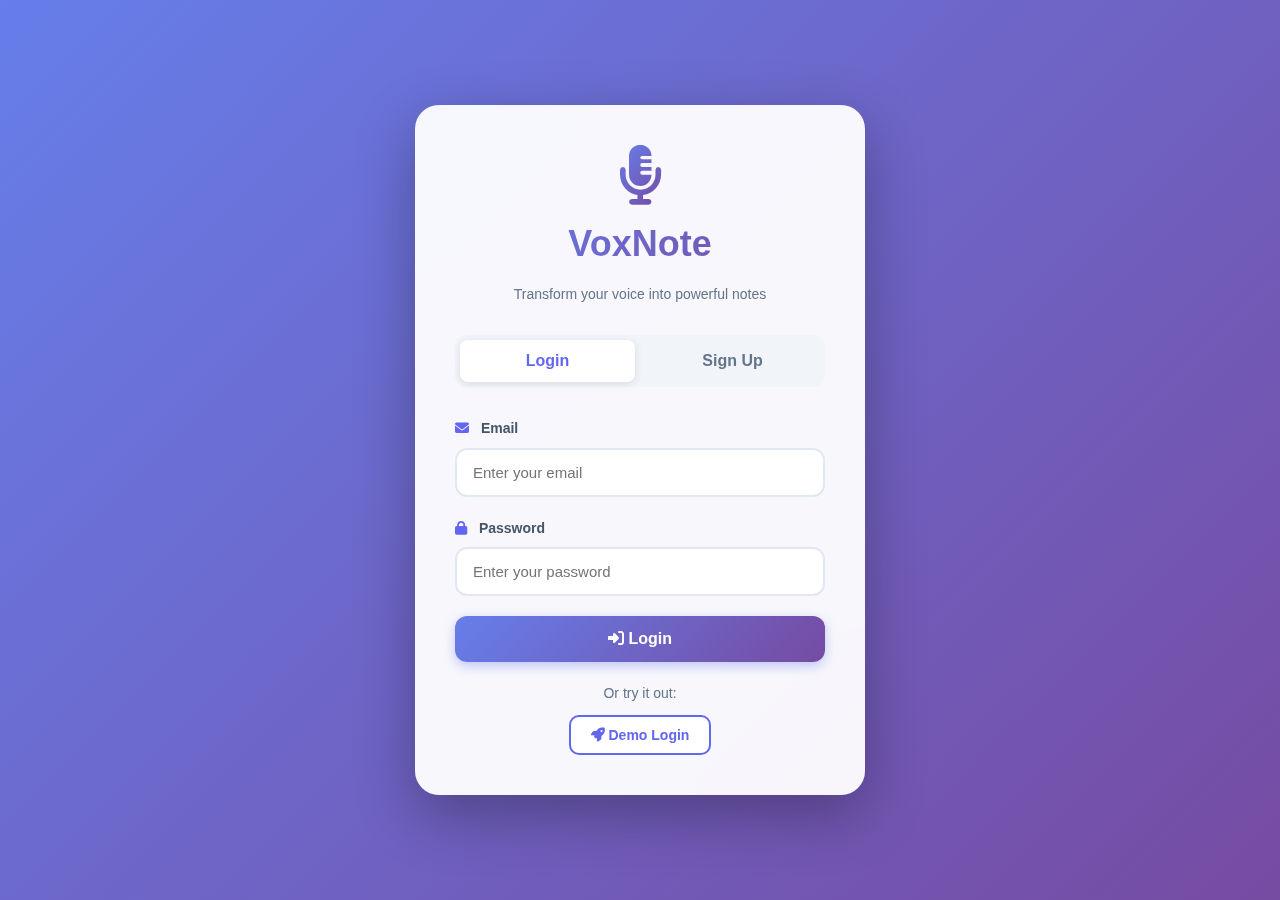
<file: index.html>
<!DOCTYPE html>
<html lang="en">
<head>
    <meta charset="UTF-8">
    <meta name="viewport" content="width=device-width, initial-scale=1.0">
    <title>VoxNote - Voice to Text</title>
    <link rel="stylesheet" href="styles.css">
    <link rel="stylesheet" href="https://cdnjs.cloudflare.com/ajax/libs/font-awesome/6.4.0/css/all.min.css">
</head>
<body>
    <div class="container">
        <div class="login-container">
            <div class="login-header">
                <i class="fas fa-microphone-alt logo-icon"></i>
                <h1>VoxNote</h1>
                <p>Transform your voice into powerful notes</p>
            </div>

            <div class="tab-buttons">
                <button class="tab-btn active" onclick="switchTab('login')">Login</button>
                <button class="tab-btn" onclick="switchTab('signup')">Sign Up</button>
            </div>

            <!-- Login Form -->
            <form id="loginForm" class="auth-form active">
                <div class="form-group">
                    <label for="loginEmail">
                        <i class="fas fa-envelope"></i> Email
                    </label>
                    <input type="email" id="loginEmail" required placeholder="Enter your email">
                </div>
                <div class="form-group">
                    <label for="loginPassword">
                        <i class="fas fa-lock"></i> Password
                    </label>
                    <input type="password" id="loginPassword" required placeholder="Enter your password">
                </div>
                <button type="submit" class="btn-primary">
                    <i class="fas fa-sign-in-alt"></i> Login
                </button>
            </form>

            <!-- Signup Form -->
            <form id="signupForm" class="auth-form">
                <div class="form-group">
                    <label for="signupName">
                        <i class="fas fa-user"></i> Full Name
                    </label>
                    <input type="text" id="signupName" required placeholder="Enter your name">
                </div>
                <div class="form-group">
                    <label for="signupEmail">
                        <i class="fas fa-envelope"></i> Email
                    </label>
                    <input type="email" id="signupEmail" required placeholder="Enter your email">
                </div>
                <div class="form-group">
                    <label for="signupPassword">
                        <i class="fas fa-lock"></i> Password
                    </label>
                    <input type="password" id="signupPassword" required placeholder="Create a password" minlength="6">
                </div>
                <div class="form-group">
                    <label for="signupConfirmPassword">
                        <i class="fas fa-lock"></i> Confirm Password
                    </label>
                    <input type="password" id="signupConfirmPassword" required placeholder="Confirm your password" minlength="6">
                </div>
                <button type="submit" class="btn-primary">
                    <i class="fas fa-user-plus"></i> Sign Up
                </button>
            </form>

            <div class="demo-login">
                <p>Or try it out:</p>
                <button onclick="demoLogin()" class="btn-demo">
                    <i class="fas fa-rocket"></i> Demo Login
                </button>
            </div>
        </div>

        <!-- Animated Background -->
        <div class="background-animation">
            <div class="wave"></div>
            <div class="wave"></div>
            <div class="wave"></div>
        </div>
    </div>

    <script src="auth.js"></script>
</body>
</html>
</file>
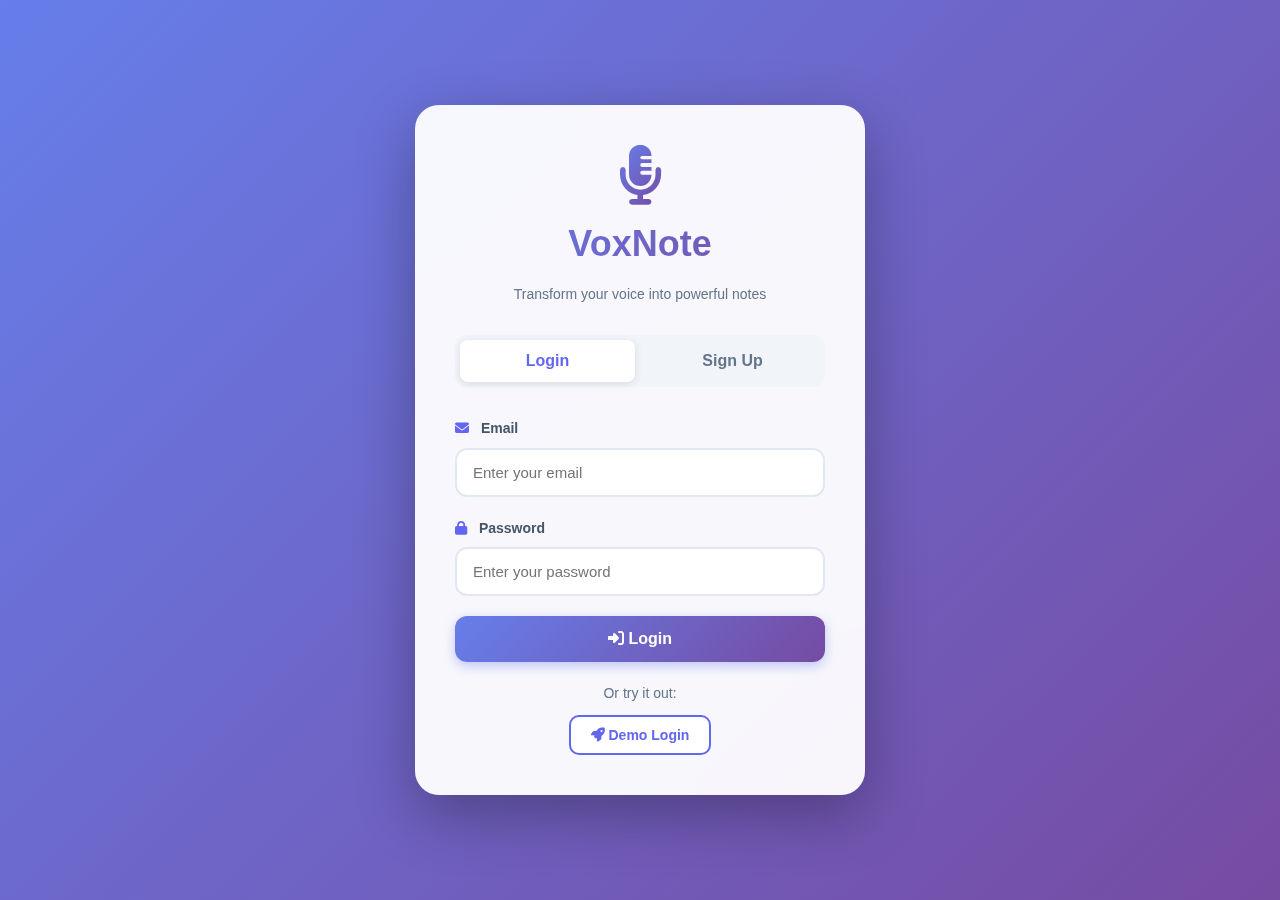
<file: home.html>
<!DOCTYPE html>
<html lang="en">
<head>
    <meta charset="UTF-8">
    <meta name="viewport" content="width=device-width, initial-scale=1.0">
    <title>VoxNote - Dashboard</title>
    <link rel="stylesheet" href="styles.css">
    <link rel="stylesheet" href="https://cdnjs.cloudflare.com/ajax/libs/font-awesome/6.4.0/css/all.min.css">
</head>
<body class="home-body">
    <!-- Navigation -->
    <nav class="navbar">
        <div class="nav-brand">
            <i class="fas fa-microphone-alt"></i>
            <span>VoxNote</span>
        </div>
        <div class="nav-controls">
            <button id="darkModeToggle" class="icon-btn" title="Toggle Dark Mode">
                <i class="fas fa-moon"></i>
            </button>
            <div class="user-menu">
                <button class="user-btn" onclick="toggleUserMenu()">
                    <i class="fas fa-user-circle"></i>
                    <span id="userName">User</span>
                    <i class="fas fa-chevron-down"></i>
                </button>
                <div class="user-dropdown" id="userDropdown">
                    <button onclick="logout()">
                        <i class="fas fa-sign-out-alt"></i> Logout
                    </button>
                </div>
            </div>
        </div>
    </nav>

    <!-- Main Content -->
    <main class="main-content">
        <!-- Sidebar -->
        <aside class="sidebar">
            <div class="stats-card">
                <h3><i class="fas fa-chart-line"></i> Statistics</h3>
                <div class="stat-item">
                    <span>Total Notes</span>
                    <strong id="totalNotes">0</strong>
                </div>
                <div class="stat-item">
                    <span>Total Words</span>
                    <strong id="totalWords">0</strong>
                </div>
                <div class="stat-item">
                    <span>This Week</span>
                    <strong id="weekNotes">0</strong>
                </div>
            </div>

            <div class="filter-card">
                <h3><i class="fas fa-filter"></i> Filters</h3>
                <div class="filter-options">
                    <button class="filter-btn active" data-filter="all">
                        <i class="fas fa-globe"></i> All Notes
                    </button>
                    <button class="filter-btn" data-filter="today">
                        <i class="fas fa-calendar-day"></i> Today
                    </button>
                    <button class="filter-btn" data-filter="week">
                        <i class="fas fa-calendar-week"></i> This Week
                    </button>
                    <button class="filter-btn" data-filter="favorites">
                        <i class="fas fa-star"></i> Favorites
                    </button>
                </div>
            </div>

            <div class="tags-card">
                <h3><i class="fas fa-tags"></i> Tags</h3>
                <div id="tagsList" class="tags-list"></div>
            </div>
        </aside>

        <!-- Content Area -->
        <section class="content-area">
            <!-- Mode Toggle -->
            <div class="mode-toggle">
                <button class="mode-btn active" data-mode="note" onclick="switchMode('note')">
                    <i class="fas fa-sticky-note"></i> Voice Notes
                </button>
                <button class="mode-btn" data-mode="translate" onclick="switchMode('translate')">
                    <i class="fas fa-language"></i> Voice Translator
                </button>
            </div>

            <!-- Recording Panel (Notes Mode) -->
            <div class="recording-panel" id="notePanel">
                <div class="recording-header">
                    <h2><i class="fas fa-microphone"></i> Voice Recorder</h2>
                    <div class="recording-actions">
                        <button id="languageSelect" class="icon-btn" title="Language">
                            <i class="fas fa-language"></i>
                            <select id="languageDropdown">
                                <option value="en-US">English (US)</option>
                                <option value="en-GB">English (UK)</option>
                                <option value="es-ES">Spanish</option>
                                <option value="fr-FR">French</option>
                                <option value="de-DE">German</option>
                                <option value="it-IT">Italian</option>
                                <option value="pt-BR">Portuguese</option>
                                <option value="zh-CN">Chinese</option>
                                <option value="ja-JP">Japanese</option>
                                <option value="ko-KR">Korean</option>
                            </select>
                        </button>
                    </div>
                </div>

                <div class="recorder-container">
                    <div class="microphone-visual" id="micVisual">
                        <button id="recordBtn" class="record-btn">
                            <i class="fas fa-microphone"></i>
                        </button>
                        <div class="pulse-ring"></div>
                    </div>
                    <div class="recording-status">
                        <span id="recordingStatus">Click the microphone to start recording</span>
                    </div>
                    <div class="recording-timer" id="recordingTimer" style="display: none;">
                        <i class="fas fa-circle recording-dot"></i>
                        <span id="timerDisplay">00:00</span>
                    </div>
                </div>

                <div class="transcript-container">
                    <div class="transcript-header">
                        <label><i class="fas fa-file-alt"></i> Live Transcript</label>
                        <div class="transcript-actions">
                            <button id="clearTranscript" class="icon-btn" title="Clear">
                                <i class="fas fa-eraser"></i>
                            </button>
                            <button id="copyTranscript" class="icon-btn" title="Copy">
                                <i class="fas fa-copy"></i>
                            </button>
                        </div>
                    </div>
                    <textarea id="transcript" placeholder="Your transcribed text will appear here..."></textarea>
                    
                    <div class="save-note-section">
                        <input type="text" id="noteTitle" placeholder="Note title (optional)">
                        <div class="tags-input-container">
                            <input type="text" id="noteTags" placeholder="Add tags (comma separated)">
                        </div>
                        <button id="saveNote" class="btn-primary">
                            <i class="fas fa-save"></i> Save Note
                        </button>
                    </div>
                </div>
            </div>

            <!-- Translation Panel -->
            <div class="translation-panel" id="translatePanel" style="display: none;">
                <div class="translation-header">
                    <h2><i class="fas fa-language"></i> Voice Translator</h2>
                    <div class="translation-settings">
                        <div class="language-selector">
                            <label><i class="fas fa-microphone"></i> Speak in:</label>
                            <select id="sourceLanguage">
                                <option value="en-US">English</option>
                                <option value="es-ES">Spanish</option>
                                <option value="fr-FR">French</option>
                                <option value="de-DE">German</option>
                                <option value="it-IT">Italian</option>
                                <option value="pt-BR">Portuguese</option>
                                <option value="zh-CN">Chinese</option>
                                <option value="ja-JP">Japanese</option>
                                <option value="ko-KR">Korean</option>
                                <option value="ar-SA">Arabic</option>
                                <option value="hi-IN">Hindi</option>
                                <option value="ru-RU">Russian</option>
                            </select>
                        </div>
                        <button class="swap-btn" onclick="swapLanguages()" title="Swap languages">
                            <i class="fas fa-exchange-alt"></i>
                        </button>
                        <div class="language-selector">
                            <label><i class="fas fa-globe"></i> Translate to:</label>
                            <select id="targetLanguage">
                                <option value="es">Spanish</option>
                                <option value="en">English</option>
                                <option value="fr">French</option>
                                <option value="de">German</option>
                                <option value="it">Italian</option>
                                <option value="pt">Portuguese</option>
                                <option value="zh">Chinese</option>
                                <option value="ja">Japanese</option>
                                <option value="ko">Korean</option>
                                <option value="ar">Arabic</option>
                                <option value="hi">Hindi</option>
                                <option value="ru">Russian</option>
                                <option value="nl">Dutch</option>
                                <option value="pl">Polish</option>
                                <option value="tr">Turkish</option>
                            </select>
                        </div>
                    </div>
                </div>

                <div class="translator-container">
                    <div class="microphone-visual" id="translateMicVisual">
                        <button id="translateRecordBtn" class="record-btn">
                            <i class="fas fa-microphone"></i>
                        </button>
                        <div class="pulse-ring"></div>
                    </div>
                    <div class="recording-status">
                        <span id="translateStatus">Click the microphone to start speaking</span>
                    </div>
                    <div class="recording-timer" id="translateTimer" style="display: none;">
                        <i class="fas fa-circle recording-dot"></i>
                        <span id="translateTimerDisplay">00:00</span>
                    </div>
                </div>

                <div class="translation-boxes">
                    <div class="translation-box">
                        <div class="box-header">
                            <label><i class="fas fa-microphone"></i> Original Text</label>
                            <div class="box-actions">
                                <button onclick="copyOriginalText()" class="icon-btn" title="Copy">
                                    <i class="fas fa-copy"></i>
                                </button>
                                <button onclick="speakOriginal()" class="icon-btn" title="Play">
                                    <i class="fas fa-play"></i>
                                </button>
                            </div>
                        </div>
                        <textarea id="originalText" placeholder="Speak or type text here..."></textarea>
                    </div>

                    <div class="translation-arrow">
                        <i class="fas fa-arrow-right"></i>
                    </div>

                    <div class="translation-box">
                        <div class="box-header">
                            <label><i class="fas fa-language"></i> Translated Text</label>
                            <div class="box-actions">
                                <button onclick="copyTranslatedText()" class="icon-btn" title="Copy">
                                    <i class="fas fa-copy"></i>
                                </button>
                                <button onclick="speakTranslated()" class="icon-btn" title="Play">
                                    <i class="fas fa-play"></i>
                                </button>
                            </div>
                        </div>
                        <textarea id="translatedText" placeholder="Translation will appear here..." readonly></textarea>
                    </div>
                </div>

                <div class="translation-actions">
                    <button onclick="clearTranslation()" class="btn-secondary">
                        <i class="fas fa-eraser"></i> Clear
                    </button>
                    <button onclick="translateText()" class="btn-primary">
                        <i class="fas fa-sync-alt"></i> Translate
                    </button>
                    <button onclick="saveTranslation()" class="btn-primary">
                        <i class="fas fa-save"></i> Save Translation
                    </button>
                </div>
            </div>

            <!-- Search and Actions -->
            <div class="actions-bar">
                <div class="search-container">
                    <i class="fas fa-search"></i>
                    <input type="text" id="searchInput" placeholder="Search notes...">
                </div>
                <div class="action-buttons">
                    <button id="exportAll" class="btn-secondary">
                        <i class="fas fa-download"></i> Export All
                    </button>
                    <select id="sortSelect" class="sort-select">
                        <option value="date-desc">Newest First</option>
                        <option value="date-asc">Oldest First</option>
                        <option value="title-asc">Title A-Z</option>
                        <option value="title-desc">Title Z-A</option>
                    </select>
                </div>
            </div>

            <!-- Notes Grid -->
            <div class="notes-section">
                <div id="notesGrid" class="notes-grid">
                    <!-- Notes will be dynamically added here -->
                </div>
                <div id="emptyState" class="empty-state">
                    <i class="fas fa-microphone-slash"></i>
                    <h3>No notes yet</h3>
                    <p>Start recording to create your first voice note!</p>
                </div>
            </div>
        </section>
    </main>

    <!-- Edit Note Modal -->
    <div id="editModal" class="modal">
        <div class="modal-content">
            <div class="modal-header">
                <h2><i class="fas fa-edit"></i> Edit Note</h2>
                <button class="close-modal" onclick="closeEditModal()">
                    <i class="fas fa-times"></i>
                </button>
            </div>
            <div class="modal-body">
                <input type="text" id="editTitle" placeholder="Note title">
                <textarea id="editContent" placeholder="Note content"></textarea>
                <input type="text" id="editTags" placeholder="Tags (comma separated)">
            </div>
            <div class="modal-footer">
                <button class="btn-secondary" onclick="closeEditModal()">Cancel</button>
                <button class="btn-primary" onclick="saveEditedNote()">
                    <i class="fas fa-save"></i> Save Changes
                </button>
            </div>
        </div>
    </div>

    <!-- Toast Notification -->
    <div id="toast" class="toast"></div>

    <script src="api-config.js"></script>
    <script src="app.js"></script>
</body>
</html>
</file>
<file: styles.css>
/* ==================== Global Styles ==================== */
* {
    margin: 0;
    padding: 0;
    box-sizing: border-box;
}

:root {
    /* Light mode colors */
    --primary: #6366f1;
    --primary-dark: #4f46e5;
    --primary-light: #818cf8;
    --secondary: #ec4899;
    --success: #10b981;
    --warning: #f59e0b;
    --error: #ef4444;
    --info: #3b82f6;
    
    --bg-primary: #ffffff;
    --bg-secondary: #f8fafc;
    --bg-tertiary: #f1f5f9;
    --text-primary: #0f172a;
    --text-secondary: #475569;
    --text-muted: #94a3b8;
    --border: #e2e8f0;
    --shadow: rgba(0, 0, 0, 0.1);
    --shadow-lg: rgba(0, 0, 0, 0.15);
    
    --gradient-1: linear-gradient(135deg, #667eea 0%, #764ba2 100%);
    --gradient-2: linear-gradient(135deg, #f093fb 0%, #f5576c 100%);
    --gradient-3: linear-gradient(135deg, #4facfe 0%, #00f2fe 100%);
    --gradient-4: linear-gradient(135deg, #43e97b 0%, #38f9d7 100%);
    --gradient-primary: linear-gradient(135deg, #667eea 0%, #764ba2 100%);
}

body {
    font-family: 'Segoe UI', Tahoma, Geneva, Verdana, sans-serif;
    background: var(--bg-secondary);
    color: var(--text-primary);
    line-height: 1.6;
    transition: background 0.3s, color 0.3s;
}

/* Dark Mode */
body.dark-mode {
    --bg-primary: #1e293b;
    --bg-secondary: #0f172a;
    --bg-tertiary: #334155;
    --text-primary: #f1f5f9;
    --text-secondary: #cbd5e1;
    --text-muted: #64748b;
    --border: #334155;
    --shadow: rgba(0, 0, 0, 0.3);
    --shadow-lg: rgba(0, 0, 0, 0.5);
}

/* ==================== Login Page Styles ==================== */
.container {
    min-height: 100vh;
    display: flex;
    align-items: center;
    justify-content: center;
    padding: 20px;
    background: var(--gradient-1);
    position: relative;
    overflow: hidden;
}

.login-container {
    background: rgba(255, 255, 255, 0.95);
    backdrop-filter: blur(20px);
    border-radius: 24px;
    padding: 40px;
    max-width: 450px;
    width: 100%;
    box-shadow: 0 20px 60px rgba(0, 0, 0, 0.3);
    position: relative;
    z-index: 10;
    animation: slideUp 0.6s ease-out;
}

@keyframes slideUp {
    from {
        opacity: 0;
        transform: translateY(30px);
    }
    to {
        opacity: 1;
        transform: translateY(0);
    }
}

.login-header {
    text-align: center;
    margin-bottom: 30px;
}

.logo-icon {
    font-size: 60px;
    background: var(--gradient-1);
    -webkit-background-clip: text;
    -webkit-text-fill-color: transparent;
    background-clip: text;
    margin-bottom: 10px;
    animation: pulse 2s ease-in-out infinite;
}

@keyframes pulse {
    0%, 100% {
        transform: scale(1);
    }
    50% {
        transform: scale(1.1);
    }
}

.login-header h1 {
    font-size: 36px;
    font-weight: 700;
    background: var(--gradient-1);
    -webkit-background-clip: text;
    -webkit-text-fill-color: transparent;
    background-clip: text;
    margin-bottom: 10px;
}

.login-header p {
    color: #64748b;
    font-size: 14px;
}

.tab-buttons {
    display: flex;
    gap: 10px;
    margin-bottom: 30px;
    background: #f1f5f9;
    padding: 5px;
    border-radius: 12px;
}

.tab-btn {
    flex: 1;
    padding: 12px;
    border: none;
    background: transparent;
    color: #64748b;
    font-size: 16px;
    font-weight: 600;
    border-radius: 8px;
    cursor: pointer;
    transition: all 0.3s;
}

.tab-btn.active {
    background: white;
    color: var(--primary);
    box-shadow: 0 2px 8px rgba(0, 0, 0, 0.1);
}

.auth-form {
    display: none;
    animation: fadeIn 0.3s;
}

.auth-form.active {
    display: block;
}

@keyframes fadeIn {
    from {
        opacity: 0;
    }
    to {
        opacity: 1;
    }
}

.form-group {
    margin-bottom: 20px;
}

.form-group label {
    display: block;
    color: #475569;
    font-weight: 600;
    margin-bottom: 8px;
    font-size: 14px;
}

.form-group label i {
    margin-right: 8px;
    color: var(--primary);
}

.form-group input {
    width: 100%;
    padding: 14px 16px;
    border: 2px solid #e2e8f0;
    border-radius: 12px;
    font-size: 15px;
    transition: all 0.3s;
    background: white;
}

.form-group input:focus {
    outline: none;
    border-color: var(--primary);
    box-shadow: 0 0 0 3px rgba(99, 102, 241, 0.1);
}

.btn-primary {
    width: 100%;
    padding: 14px;
    background: var(--gradient-1);
    color: white;
    border: none;
    border-radius: 12px;
    font-size: 16px;
    font-weight: 600;
    cursor: pointer;
    transition: all 0.3s;
    box-shadow: 0 4px 12px rgba(102, 126, 234, 0.4);
}

.btn-primary:hover {
    transform: translateY(-2px);
    box-shadow: 0 6px 16px rgba(102, 126, 234, 0.5);
}

.btn-primary:active {
    transform: translateY(0);
}

.demo-login {
    margin-top: 20px;
    text-align: center;
}

.demo-login p {
    color: #64748b;
    font-size: 14px;
    margin-bottom: 10px;
}

.btn-demo {
    padding: 10px 20px;
    background: white;
    color: var(--primary);
    border: 2px solid var(--primary);
    border-radius: 10px;
    font-size: 14px;
    font-weight: 600;
    cursor: pointer;
    transition: all 0.3s;
}

.btn-demo:hover {
    background: var(--primary);
    color: white;
}

/* Animated Background - Removed for cleaner look */
.background-animation {
    position: absolute;
    width: 100%;
    height: 100%;
    top: 0;
    left: 0;
    overflow: hidden;
    /* Animations removed */
}

/* Alert Messages */
.alert {
    position: fixed;
    top: 20px;
    right: 20px;
    padding: 16px 20px;
    border-radius: 12px;
    color: white;
    font-weight: 600;
    z-index: 1000;
    display: flex;
    align-items: center;
    gap: 10px;
    box-shadow: 0 4px 12px rgba(0, 0, 0, 0.2);
    transform: translateX(400px);
    transition: transform 0.3s;
}

.alert.show {
    transform: translateX(0);
}

.alert-success {
    background: var(--success);
}

.alert-error {
    background: var(--error);
}

.alert i {
    font-size: 20px;
}

/* ==================== Home Page Styles ==================== */
.home-body {
    background: var(--bg-secondary);
    min-height: 100vh;
}

/* Navbar */
.navbar {
    background: var(--bg-primary);
    padding: 16px 24px;
    display: flex;
    justify-content: space-between;
    align-items: center;
    box-shadow: 0 2px 8px var(--shadow);
    position: sticky;
    top: 0;
    z-index: 100;
}

.nav-brand {
    display: flex;
    align-items: center;
    gap: 12px;
    font-size: 24px;
    font-weight: 700;
    color: var(--primary);
}

.nav-brand i {
    font-size: 28px;
    background: var(--gradient-1);
    -webkit-background-clip: text;
    -webkit-text-fill-color: transparent;
    background-clip: text;
}

.nav-controls {
    display: flex;
    align-items: center;
    gap: 16px;
}

.icon-btn {
    padding: 10px;
    background: var(--bg-tertiary);
    border: none;
    border-radius: 10px;
    color: var(--text-primary);
    cursor: pointer;
    transition: all 0.3s;
    font-size: 16px;
}

.icon-btn:hover {
    background: var(--primary);
    color: white;
    transform: translateY(-2px);
}

.user-menu {
    position: relative;
}

.user-btn {
    display: flex;
    align-items: center;
    gap: 8px;
    padding: 10px 16px;
    background: var(--bg-tertiary);
    border: none;
    border-radius: 12px;
    color: var(--text-primary);
    cursor: pointer;
    transition: all 0.3s;
    font-weight: 600;
}

.user-btn:hover {
    background: var(--primary);
    color: white;
}

.user-dropdown {
    position: absolute;
    top: 100%;
    right: 0;
    margin-top: 8px;
    background: var(--bg-primary);
    border-radius: 12px;
    box-shadow: 0 4px 12px var(--shadow-lg);
    min-width: 150px;
    opacity: 0;
    visibility: hidden;
    transform: translateY(-10px);
    transition: all 0.3s;
}

.user-dropdown.active {
    opacity: 1;
    visibility: visible;
    transform: translateY(0);
}

.user-dropdown button {
    width: 100%;
    padding: 12px 16px;
    background: none;
    border: none;
    color: var(--text-primary);
    cursor: pointer;
    text-align: left;
    transition: all 0.2s;
    font-weight: 600;
    display: flex;
    align-items: center;
    gap: 8px;
}

.user-dropdown button:hover {
    background: var(--bg-tertiary);
}

/* Main Content */
.main-content {
    display: flex;
    gap: 24px;
    padding: 24px;
    max-width: 1600px;
    margin: 0 auto;
}

/* Sidebar */
.sidebar {
    width: 280px;
    display: flex;
    flex-direction: column;
    gap: 20px;
}

.stats-card,
.filter-card,
.tags-card {
    background: var(--bg-primary);
    border-radius: 16px;
    padding: 20px;
    box-shadow: 0 2px 8px var(--shadow);
}

.stats-card h3,
.filter-card h3,
.tags-card h3 {
    font-size: 16px;
    margin-bottom: 16px;
    display: flex;
    align-items: center;
    gap: 8px;
    color: var(--text-primary);
}

.stat-item {
    display: flex;
    justify-content: space-between;
    padding: 12px 0;
    border-bottom: 1px solid var(--border);
}

.stat-item:last-child {
    border-bottom: none;
}

.stat-item span {
    color: var(--text-secondary);
}

.stat-item strong {
    color: var(--primary);
    font-size: 18px;
}

.filter-options {
    display: flex;
    flex-direction: column;
    gap: 8px;
}

.filter-btn {
    padding: 12px;
    background: var(--bg-tertiary);
    border: none;
    border-radius: 10px;
    color: var(--text-primary);
    cursor: pointer;
    transition: all 0.3s;
    text-align: left;
    font-weight: 600;
    display: flex;
    align-items: center;
    gap: 10px;
}

.filter-btn:hover {
    background: var(--primary-light);
    color: white;
}

.filter-btn.active {
    background: var(--gradient-1);
    color: white;
}

.tags-list {
    display: flex;
    flex-direction: column;
    gap: 8px;
    max-height: 300px;
    overflow-y: auto;
}

.tag-item {
    display: flex;
    justify-content: space-between;
    align-items: center;
    padding: 10px 12px;
    background: var(--bg-tertiary);
    border: none;
    border-radius: 8px;
    cursor: pointer;
    transition: all 0.3s;
    color: var(--text-primary);
}

.tag-item:hover {
    background: var(--primary);
    color: white;
}

.tag-count {
    background: rgba(255, 255, 255, 0.3);
    padding: 2px 8px;
    border-radius: 12px;
    font-size: 12px;
    font-weight: 700;
}

.no-tags {
    color: var(--text-muted);
    font-size: 14px;
    text-align: center;
}

/* Content Area */
.content-area {
    flex: 1;
    display: flex;
    flex-direction: column;
    gap: 24px;
}

/* Mode Toggle */
.mode-toggle {
    display: flex;
    gap: 12px;
    background: var(--bg-primary);
    padding: 8px;
    border-radius: 16px;
    box-shadow: 0 2px 8px var(--shadow);
}

.mode-btn {
    flex: 1;
    padding: 14px 20px;
    border: none;
    background: transparent;
    color: var(--text-secondary);
    font-size: 16px;
    font-weight: 600;
    border-radius: 12px;
    cursor: pointer;
    transition: all 0.3s;
    display: flex;
    align-items: center;
    justify-content: center;
    gap: 10px;
}

.mode-btn:hover {
    background: var(--bg-tertiary);
    color: var(--primary);
}

.mode-btn.active {
    background: var(--gradient-1);
    color: white;
    box-shadow: 0 4px 12px rgba(102, 126, 234, 0.3);
}

.mode-btn i {
    font-size: 18px;
}

/* Recording Panel */
.recording-panel {
    background: var(--bg-primary);
    border-radius: 20px;
    padding: 30px;
    box-shadow: 0 4px 16px var(--shadow);
}

/* Translation Panel */
.translation-panel {
    background: var(--bg-primary);
    border-radius: 20px;
    padding: 30px;
    box-shadow: 0 4px 16px var(--shadow);
}

.translation-header {
    margin-bottom: 24px;
}

.translation-header h2 {
    display: flex;
    align-items: center;
    gap: 12px;
    color: var(--text-primary);
    margin-bottom: 20px;
}

.translation-header i {
    color: var(--primary);
}

.translation-settings {
    display: flex;
    align-items: flex-end;
    gap: 16px;
    flex-wrap: wrap;
}

.language-selector {
    flex: 1;
    min-width: 200px;
}

.language-selector label {
    display: block;
    font-weight: 600;
    color: var(--text-secondary);
    margin-bottom: 8px;
    font-size: 14px;
}

.language-selector label i {
    margin-right: 6px;
    color: var(--primary);
}

.language-selector select {
    width: 100%;
    padding: 12px 16px;
    border: 2px solid var(--border);
    border-radius: 10px;
    background: var(--bg-secondary);
    color: var(--text-primary);
    font-size: 15px;
    font-weight: 600;
    cursor: pointer;
    transition: all 0.3s;
}

.language-selector select:focus {
    outline: none;
    border-color: var(--primary);
}

.swap-btn {
    padding: 12px 16px;
    background: var(--bg-tertiary);
    border: none;
    border-radius: 10px;
    color: var(--primary);
    cursor: pointer;
    transition: all 0.3s;
    font-size: 18px;
}

.swap-btn:hover {
    background: var(--primary);
    color: white;
    transform: rotate(180deg);
}

.translator-container {
    display: flex;
    flex-direction: column;
    align-items: center;
    gap: 20px;
    padding: 30px;
    background: var(--bg-secondary);
    border-radius: 16px;
    margin: 24px 0;
}

.translation-boxes {
    display: grid;
    grid-template-columns: 1fr auto 1fr;
    gap: 20px;
    align-items: center;
    margin-bottom: 24px;
}

.translation-box {
    background: var(--bg-secondary);
    border-radius: 12px;
    padding: 20px;
    border: 2px solid var(--border);
}

.box-header {
    display: flex;
    justify-content: space-between;
    align-items: center;
    margin-bottom: 12px;
}

.box-header label {
    font-weight: 700;
    color: var(--text-primary);
    display: flex;
    align-items: center;
    gap: 8px;
}

.box-header label i {
    color: var(--primary);
}

.box-actions {
    display: flex;
    gap: 8px;
}

.translation-box textarea {
    width: 100%;
    min-height: 150px;
    padding: 12px;
    border: none;
    border-radius: 8px;
    background: var(--bg-primary);
    color: var(--text-primary);
    font-size: 15px;
    resize: vertical;
    font-family: inherit;
}

.translation-box textarea:focus {
    outline: none;
}

.translation-arrow {
    font-size: 32px;
    color: var(--primary);
    animation: slideArrow 2s ease-in-out infinite;
}

@keyframes slideArrow {
    0%, 100% {
        transform: translateX(0);
    }
    50% {
        transform: translateX(10px);
    }
}

.translation-actions {
    display: flex;
    gap: 12px;
    justify-content: flex-end;
}

.recording-header {
    display: flex;
    justify-content: space-between;
    align-items: center;
    margin-bottom: 24px;
}

.recording-header h2 {
    display: flex;
    align-items: center;
    gap: 12px;
    color: var(--text-primary);
}

.recording-header i {
    color: var(--primary);
}

#languageSelect {
    position: relative;
}

#languageDropdown {
    padding: 8px 12px;
    border: 2px solid var(--border);
    border-radius: 8px;
    background: var(--bg-secondary);
    color: var(--text-primary);
    cursor: pointer;
    font-weight: 600;
}

.recorder-container {
    display: flex;
    flex-direction: column;
    align-items: center;
    gap: 20px;
    padding: 30px;
    background: var(--bg-secondary);
    border-radius: 16px;
    margin-bottom: 24px;
}

.microphone-visual {
    position: relative;
    display: flex;
    align-items: center;
    justify-content: center;
}

.record-btn {
    width: 100px;
    height: 100px;
    border-radius: 50%;
    border: none;
    background: var(--gradient-1);
    color: white;
    font-size: 36px;
    cursor: pointer;
    transition: all 0.3s;
    box-shadow: 0 8px 24px rgba(102, 126, 234, 0.4);
    position: relative;
    z-index: 2;
}

.record-btn:hover {
    transform: scale(1.05);
    box-shadow: 0 12px 32px rgba(102, 126, 234, 0.5);
}

.record-btn.recording {
    background: var(--gradient-2);
    animation: recordPulse 1.5s ease-in-out infinite;
}

@keyframes recordPulse {
    0%, 100% {
        transform: scale(1);
    }
    50% {
        transform: scale(1.05);
    }
}

.pulse-ring {
    position: absolute;
    width: 100px;
    height: 100px;
    border-radius: 50%;
    border: 3px solid var(--primary);
    opacity: 0;
    transition: all 0.3s;
}

.microphone-visual.active .pulse-ring {
    animation: pulseRing 1.5s ease-out infinite;
}

@keyframes pulseRing {
    0% {
        width: 100px;
        height: 100px;
        opacity: 1;
    }
    100% {
        width: 160px;
        height: 160px;
        opacity: 0;
    }
}

.recording-status {
    font-size: 16px;
    color: var(--text-secondary);
    font-weight: 600;
}

.recording-timer {
    display: flex;
    align-items: center;
    gap: 10px;
    font-size: 24px;
    font-weight: 700;
    color: var(--error);
}

.recording-dot {
    font-size: 12px;
    animation: blink 1s ease-in-out infinite;
}

@keyframes blink {
    0%, 100% {
        opacity: 1;
    }
    50% {
        opacity: 0.3;
    }
}

/* Transcript Container */
.transcript-container {
    display: flex;
    flex-direction: column;
    gap: 16px;
}

.transcript-header {
    display: flex;
    justify-content: space-between;
    align-items: center;
}

.transcript-header label {
    font-weight: 700;
    color: var(--text-primary);
    display: flex;
    align-items: center;
    gap: 8px;
}

.transcript-actions {
    display: flex;
    gap: 8px;
}

#transcript {
    width: 100%;
    min-height: 150px;
    padding: 16px;
    border: 2px solid var(--border);
    border-radius: 12px;
    font-size: 15px;
    resize: vertical;
    background: var(--bg-secondary);
    color: var(--text-primary);
    font-family: inherit;
}

#transcript:focus {
    outline: none;
    border-color: var(--primary);
}

.save-note-section {
    display: flex;
    flex-direction: column;
    gap: 12px;
}

.save-note-section input {
    padding: 12px 16px;
    border: 2px solid var(--border);
    border-radius: 10px;
    font-size: 15px;
    background: var(--bg-secondary);
    color: var(--text-primary);
}

.save-note-section input:focus {
    outline: none;
    border-color: var(--primary);
}

/* Actions Bar */
.actions-bar {
    display: flex;
    justify-content: space-between;
    align-items: center;
    gap: 16px;
    flex-wrap: wrap;
}

.search-container {
    flex: 1;
    max-width: 400px;
    position: relative;
    display: flex;
    align-items: center;
}

.search-container i {
    position: absolute;
    left: 16px;
    color: var(--text-muted);
}

.search-container input {
    width: 100%;
    padding: 12px 16px 12px 44px;
    border: 2px solid var(--border);
    border-radius: 12px;
    font-size: 15px;
    background: var(--bg-primary);
    color: var(--text-primary);
}

.search-container input:focus {
    outline: none;
    border-color: var(--primary);
}

.action-buttons {
    display: flex;
    gap: 12px;
}

.btn-secondary {
    padding: 12px 20px;
    background: var(--bg-primary);
    border: 2px solid var(--primary);
    border-radius: 10px;
    color: var(--primary);
    font-weight: 600;
    cursor: pointer;
    transition: all 0.3s;
    display: flex;
    align-items: center;
    gap: 8px;
}

.btn-secondary:hover {
    background: var(--primary);
    color: white;
    transform: translateY(-2px);
}

.sort-select {
    padding: 12px 16px;
    border: 2px solid var(--border);
    border-radius: 10px;
    background: var(--bg-primary);
    color: var(--text-primary);
    font-weight: 600;
    cursor: pointer;
}

/* Notes Section */
.notes-section {
    background: var(--bg-primary);
    border-radius: 16px;
    padding: 24px;
    box-shadow: 0 2px 8px var(--shadow);
}

.notes-grid {
    display: grid;
    grid-template-columns: repeat(auto-fill, minmax(320px, 1fr));
    gap: 20px;
}

.note-card {
    background: var(--bg-secondary);
    border-radius: 16px;
    padding: 20px;
    box-shadow: 0 2px 8px var(--shadow);
    transition: all 0.3s;
    cursor: pointer;
    border: 2px solid transparent;
}

.note-card:hover {
    transform: translateY(-4px);
    box-shadow: 0 8px 24px var(--shadow-lg);
    border-color: var(--primary);
}

.note-header {
    display: flex;
    justify-content: space-between;
    align-items: flex-start;
    margin-bottom: 12px;
}

.note-header h3 {
    font-size: 18px;
    color: var(--text-primary);
    flex: 1;
}

.favorite-btn {
    padding: 8px;
    background: none;
    border: none;
    color: var(--text-muted);
    font-size: 18px;
    cursor: pointer;
    transition: all 0.3s;
}

.favorite-btn:hover,
.favorite-btn.active {
    color: #f59e0b;
    transform: scale(1.2);
}

.note-content {
    color: var(--text-secondary);
    font-size: 14px;
    line-height: 1.6;
    margin-bottom: 16px;
}

.note-footer {
    display: flex;
    flex-direction: column;
    gap: 12px;
}

.note-tags {
    display: flex;
    flex-wrap: wrap;
    gap: 6px;
}

.tag {
    padding: 4px 10px;
    background: var(--primary-light);
    color: white;
    border-radius: 12px;
    font-size: 12px;
    font-weight: 600;
}

.note-meta {
    display: flex;
    gap: 16px;
    font-size: 12px;
    color: var(--text-muted);
}

.note-meta span {
    display: flex;
    align-items: center;
    gap: 6px;
}

.note-actions {
    display: flex;
    gap: 8px;
    padding-top: 12px;
    border-top: 1px solid var(--border);
}

.action-btn {
    flex: 1;
    padding: 8px;
    background: var(--bg-tertiary);
    border: none;
    border-radius: 8px;
    color: var(--text-primary);
    cursor: pointer;
    transition: all 0.3s;
    font-size: 14px;
}

.action-btn:hover {
    background: var(--primary);
    color: white;
}

.action-btn.delete:hover {
    background: var(--error);
}

.empty-state {
    display: flex;
    flex-direction: column;
    align-items: center;
    justify-content: center;
    padding: 60px 20px;
    text-align: center;
}

.empty-state i {
    font-size: 80px;
    color: var(--text-muted);
    margin-bottom: 20px;
    opacity: 0.5;
}

.empty-state h3 {
    font-size: 24px;
    color: var(--text-primary);
    margin-bottom: 8px;
}

.empty-state p {
    color: var(--text-secondary);
}

/* Modal */
.modal {
    display: none;
    position: fixed;
    top: 0;
    left: 0;
    width: 100%;
    height: 100%;
    background: rgba(0, 0, 0, 0.5);
    backdrop-filter: blur(4px);
    z-index: 1000;
    align-items: center;
    justify-content: center;
}

.modal.active {
    display: flex;
    animation: fadeIn 0.3s;
}

.modal-content {
    background: var(--bg-primary);
    border-radius: 20px;
    padding: 30px;
    max-width: 600px;
    width: 90%;
    max-height: 90vh;
    overflow-y: auto;
    box-shadow: 0 20px 60px rgba(0, 0, 0, 0.3);
    animation: slideUp 0.3s;
}

.modal-header {
    display: flex;
    justify-content: space-between;
    align-items: center;
    margin-bottom: 24px;
}

.modal-header h2 {
    display: flex;
    align-items: center;
    gap: 10px;
    color: var(--text-primary);
}

.close-modal {
    padding: 8px;
    background: var(--bg-tertiary);
    border: none;
    border-radius: 8px;
    color: var(--text-primary);
    cursor: pointer;
    transition: all 0.3s;
    font-size: 16px;
}

.close-modal:hover {
    background: var(--error);
    color: white;
}

.modal-body {
    display: flex;
    flex-direction: column;
    gap: 16px;
    margin-bottom: 24px;
}

.modal-body input,
.modal-body textarea {
    padding: 12px 16px;
    border: 2px solid var(--border);
    border-radius: 10px;
    font-size: 15px;
    background: var(--bg-secondary);
    color: var(--text-primary);
    font-family: inherit;
}

.modal-body textarea {
    min-height: 200px;
    resize: vertical;
}

.modal-body input:focus,
.modal-body textarea:focus {
    outline: none;
    border-color: var(--primary);
}

.modal-footer {
    display: flex;
    gap: 12px;
    justify-content: flex-end;
}

/* Toast */
.toast {
    position: fixed;
    bottom: 24px;
    right: 24px;
    padding: 16px 24px;
    background: var(--bg-primary);
    color: var(--text-primary);
    border-radius: 12px;
    box-shadow: 0 4px 16px var(--shadow-lg);
    font-weight: 600;
    z-index: 1000;
    opacity: 0;
    transform: translateY(20px);
    transition: all 0.3s;
}

.toast.show {
    opacity: 1;
    transform: translateY(0);
}

.toast-success {
    background: var(--success);
    color: white;
}

.toast-error {
    background: var(--error);
    color: white;
}

.toast-warning {
    background: var(--warning);
    color: white;
}

.toast-info {
    background: var(--info);
    color: white;
}

/* Scrollbar Styling */
::-webkit-scrollbar {
    width: 10px;
    height: 10px;
}

::-webkit-scrollbar-track {
    background: var(--bg-tertiary);
    border-radius: 10px;
}

::-webkit-scrollbar-thumb {
    background: var(--primary);
    border-radius: 10px;
}

::-webkit-scrollbar-thumb:hover {
    background: var(--primary-dark);
}

/* Responsive Design */
@media (max-width: 1200px) {
    .main-content {
        flex-direction: column;
    }
    
    .sidebar {
        width: 100%;
        flex-direction: row;
        overflow-x: auto;
    }
    
    .stats-card,
    .filter-card,
    .tags-card {
        min-width: 250px;
    }
}

@media (max-width: 768px) {
    .sidebar {
        flex-direction: column;
    }
    
    .notes-grid {
        grid-template-columns: 1fr;
    }
    
    .actions-bar {
        flex-direction: column;
    }
    
    .search-container {
        max-width: 100%;
    }
    
    .recording-panel,
    .translation-panel {
        padding: 20px;
    }
    
    .record-btn {
        width: 80px;
        height: 80px;
        font-size: 28px;
    }
    
    .login-container {
        padding: 30px 20px;
    }
    
    /* Translation responsive */
    .translation-boxes {
        grid-template-columns: 1fr;
        gap: 12px;
    }
    
    .translation-arrow {
        transform: rotate(90deg);
        margin: 10px 0;
    }
    
    .translation-settings {
        flex-direction: column;
    }
    
    .language-selector {
        width: 100%;
    }
    
    .swap-btn {
        align-self: center;
    }
    
    .translation-actions {
        flex-direction: column;
    }
    
    .translation-actions button {
        width: 100%;
    }
}

@media (max-width: 480px) {
    .navbar {
        padding: 12px 16px;
    }
    
    .nav-brand {
        font-size: 20px;
    }
    
    .main-content {
        padding: 16px;
    }
    
    .user-btn span {
        display: none;
    }
}
</file>
